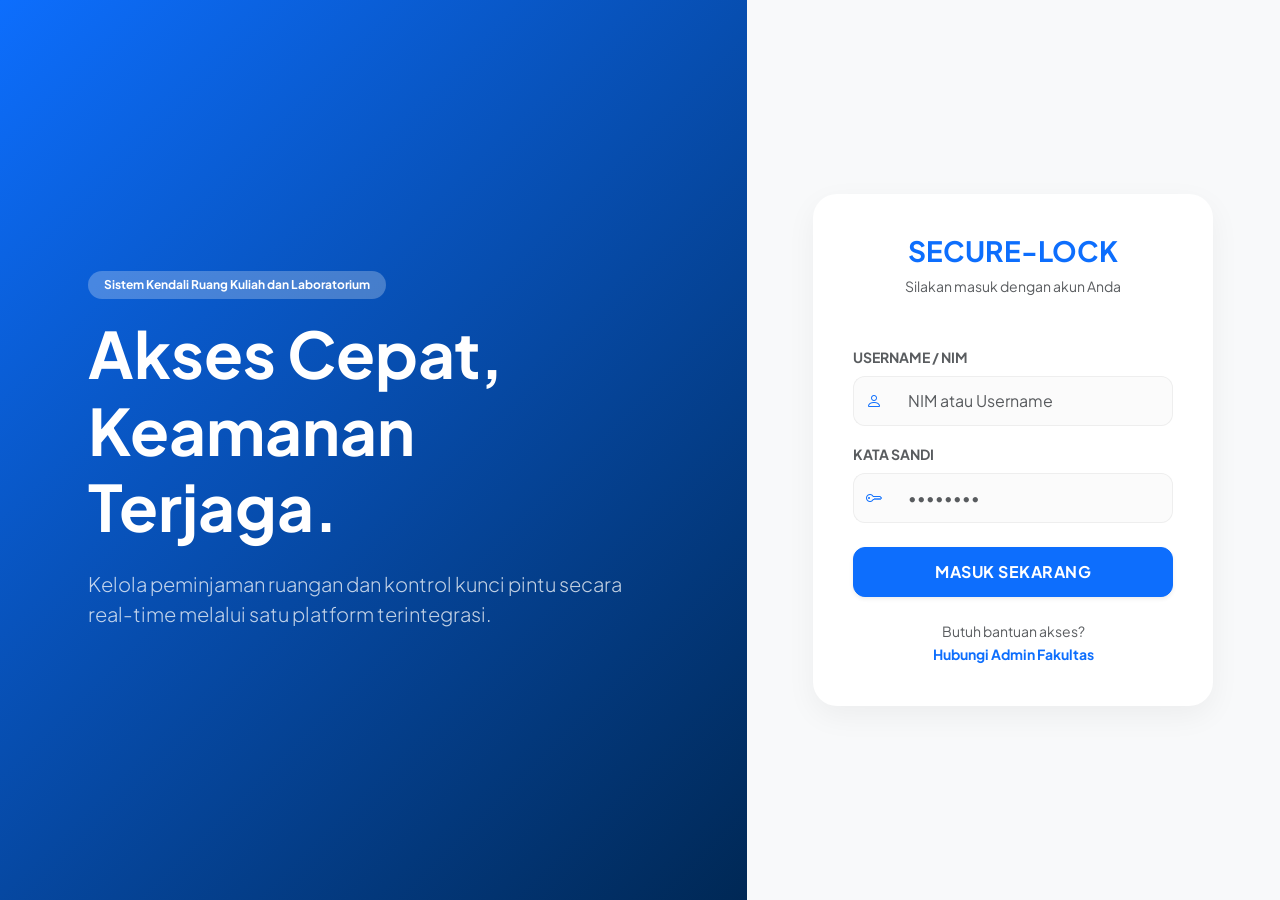
<file: index.html>
<!DOCTYPE html>
<html lang="id">
<head>
    <meta charset="UTF-8">
    <meta name="viewport" content="width=device-width, initial-scale=1.0">
    <title>Secure-Lock | Akses Ruangan Pintar</title>
    <link href="https://fonts.googleapis.com/css2?family=Plus+Jakarta+Sans:wght@300;400;600;700&display=swap" rel="stylesheet">
    <link href="https://cdn.jsdelivr.net/npm/bootstrap@5.3.0/dist/css/bootstrap.min.css" rel="stylesheet">
    <link rel="stylesheet" href="https://cdn.jsdelivr.net/npm/bootstrap-icons@1.11.1/font/bootstrap-icons.css">
    <link rel="stylesheet" href="assets/css/index.css">
</head>
<body>

<div class="container-fluid p-0">
    <div class="row g-0">
        <div class="col-lg-7 d-none d-lg-flex hero-side">
            <div class="p-5">
                <div class="badge bg-white bg-opacity-25 mb-3 px-3 py-2 rounded-pill">Sistem Kendali Ruang Kuliah dan Laboratorium</div>
                <h1 class="display-3 fw-bold mb-4">Akses Cepat,<br>Keamanan Terjaga.</h1>
                <p class="lead opacity-75 mb-0">Kelola peminjaman ruangan dan kontrol kunci pintu secara real-time melalui satu platform terintegrasi.</p>
            </div>
        </div>

        <div class="col-lg-5 login-side">
            <div class="login-card mx-3">
                <div class="text-center mb-5">
                    <h3 class="fw-bold text-primary">SECURE-LOCK</h3>
                    <p class="text-muted small">Silakan masuk dengan akun Anda</p>
                </div>

                <div id="loginAlert" class="d-none">
                    <div class="alert alert-danger border-0 small py-3 mb-4 rounded-4 shadow-sm">
                        <i class="bi bi-exclamation-triangle-fill me-2"></i> 
                        <span id="errorMsg">Username atau password salah!</span>
                    </div>
                </div>

                <form id="formLogin">
                    <div class="mb-3">
                        <label class="form-label text-muted small fw-bold">USERNAME / NIM</label>
                        <div class="input-group">
                            <span class="input-group-text"><i class="bi bi-person text-primary"></i></span>
                            <input type="text" id="username" class="form-control" placeholder="NIM atau Username" required>
                        </div>
                    </div>
                    <div class="mb-4">
                        <label class="form-label text-muted small fw-bold">KATA SANDI</label>
                        <div class="input-group">
                            <span class="input-group-text"><i class="bi bi-key text-primary"></i></span>
                            <input type="password" id="password" class="form-control" placeholder="••••••••" required>
                        </div>
                    </div>
                    <div class="d-grid mb-4">
                        <button type="submit" id="btnLogin" class="btn btn-primary btn-login shadow-sm">
                            <span id="btnText">MASUK SEKARANG</span>
                            <span id="btnLoader" class="spinner-border spinner-border-sm d-none"></span>
                        </button>
                    </div>
                    <div class="text-center">
                        <p class="small text-muted mb-0">Butuh bantuan akses?</p>
                        <a href="#" class="text-decoration-none small fw-bold">Hubungi Admin Fakultas</a>
                    </div>
                </form>
            </div>
        </div>
    </div>
</div>

<script src="https://code.jquery.com/jquery-3.7.1.min.js"></script>
<script src="assets/js/config.js"></script>
<script src="assets/js/auth.js"></script>

<script>
    // Redirect otomatis jika sudah login
    if (localStorage.getItem('user_session')) { window.location.href = 'dashboard.html'; }

    $('#formLogin').on('submit', function(e) {
        e.preventDefault();
        
        // Panggil fungsi dari auth.js
        loginUser($('#username').val(), $('#password').val())
            .done(function(data) {
                if (data.length > 0) {
                    localStorage.setItem('user_session', JSON.stringify(data[0]));
                    window.location.href = 'dashboard.html';
                } else {
                    alert("Username/Password salah!");
                }
            })
            .fail(function() { alert("Koneksi gagal!"); });
    });
</script>

</body>
</html>
</file>
<file: assets/css/index.css>
body { 
    font-family: 'Plus Jakarta Sans', sans-serif; 
    overflow-x: hidden; 
    background-color: #f8f9fa; }
.hero-side {
    background: linear-gradient(135deg, #0d6efd 0%, #002855 100%);
    min-height: 100vh;
    color: white;
    display: flex;
    align-items: center;
    padding: 40px;
}
.login-side {
    display: flex;
    align-items: center;
    justify-content: center;
    min-height: 100vh;
}
.login-card {
    width: 100%;
    max-width: 400px;
    padding: 40px;
    border: none;
    border-radius: 24px;
    background: white;
    box-shadow: 0 10px 30px rgba(0,0,0,0.05);
}
.form-control {
    border-radius: 12px;
    padding: 12px 15px;
    border: 1px solid #eee;
    background: #fbfbfb;
}
.btn-login {
    border-radius: 12px;
    padding: 12px;
    font-weight: 700;
    letter-spacing: 0.5px;
    transition: 0.3s;
}
.input-group-text {
    border-radius: 12px 0 0 12px;
    border: 1px solid #eee;
    border-right: none;
    background: #fbfbfb;
}
.form-control { border-left: none; }
.form-control:focus { box-shadow: none; border-color: #eee; background: #fff; }
</file>
